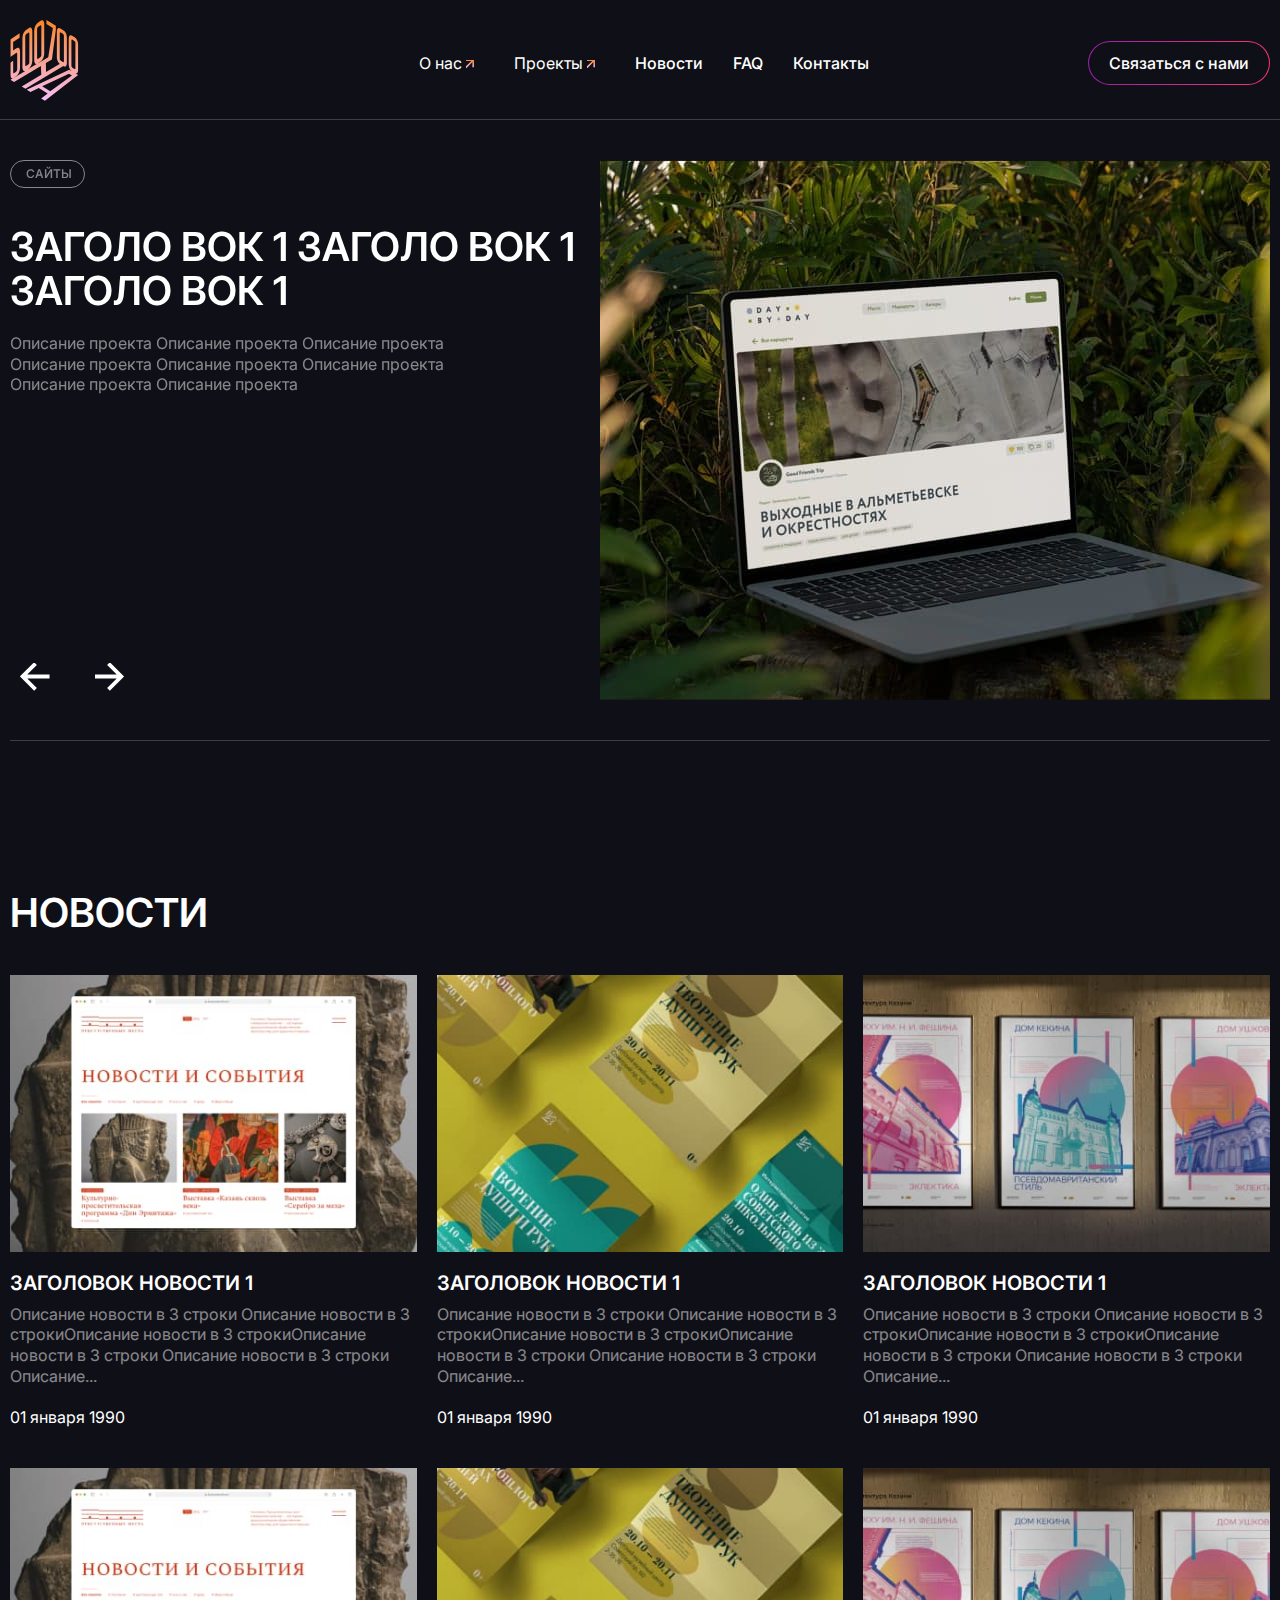
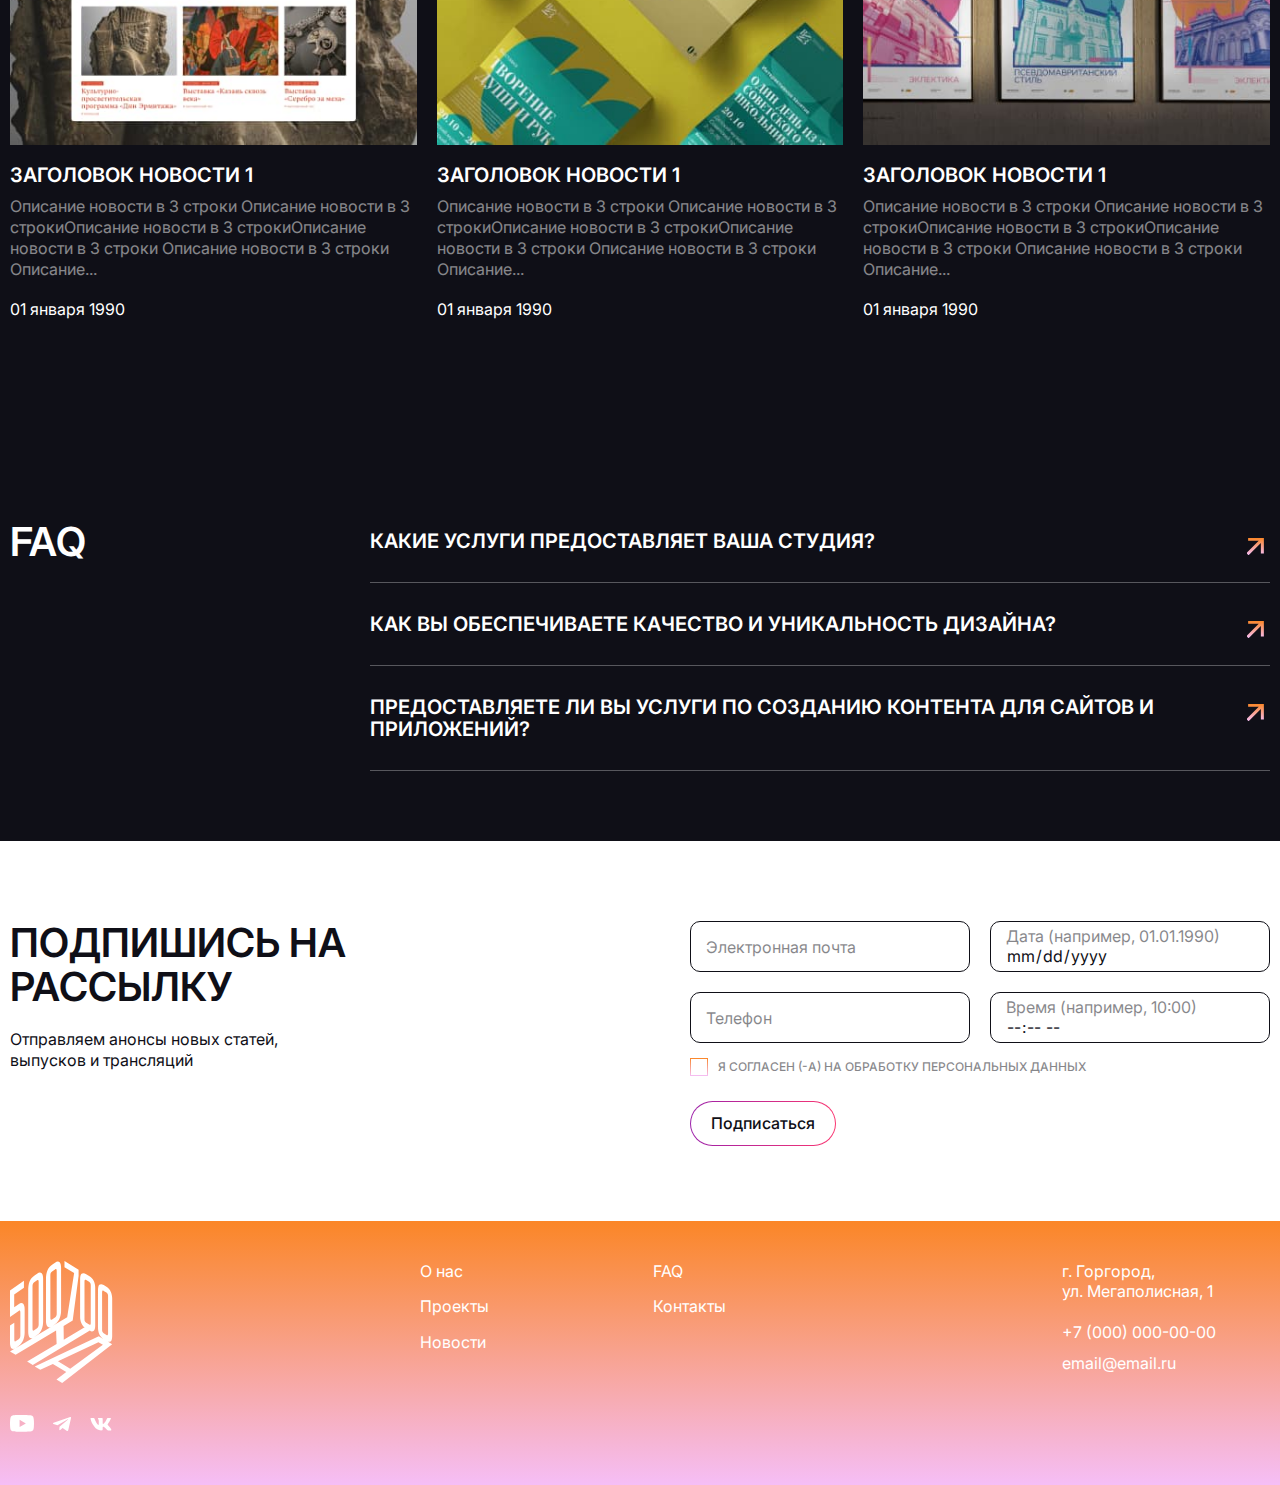
<file: index.html>
<!DOCTYPE html>
<html lang="ru">
  <head>
    <meta charset="UTF-8" />
    <meta http-equiv="X-UA-Compatible" content="IE=edge" />
    <meta name="viewport" content="width=device-width, initial-scale=1.0" />
    <title>500</title>
    <meta name="description" content="" />
    <meta name="keywords" content="" />
    <meta name="robots" content="" />
    <link rel="preconnect" href="https://fonts.googleapis.com" />
    <link rel="preconnect" href="https://fonts.gstatic.com" crossorigin />
    <link
      href="https://fonts.googleapis.com/css2?family=Inter:wght@100..900&display=swap"
      rel="stylesheet"
    />
    <link rel="stylesheet" href="./styles/styles.css" />
    <link
      rel="stylesheet"
      href="https://cdn.jsdelivr.net/npm/swiper@11/swiper-bundle.min.css"
    />
  </head>
  <body>
    <header class="wrapper">
      <div class="header">
        <a href="/">
          <svg
            width="70.000000"
            height="84.000000"
            viewBox="0 0 70 84"
            fill="none"
            xmlns="http://www.w3.org/2000/svg"
            xmlns:xlink="http://www.w3.org/1999/xlink"
          >
            <defs>
              <clipPath id="clip4_318">
                <rect
                  id="Logo"
                  width="70.000000"
                  height="84.000000"
                  fill="white"
                  fill-opacity="0"
                />
              </clipPath>
              <linearGradient
                id="paint_linear_4_317_0"
                x1="34.722832"
                y1="0.000000"
                x2="34.722832"
                y2="82.628281"
                gradientUnits="userSpaceOnUse"
              >
                <stop stop-color="#FB8627" />
                <stop offset="1.000000" stop-color="#F5BEF6" />
              </linearGradient>
            </defs>
            <rect
              id="Logo"
              width="70.000000"
              height="84.000000"
              fill="#FFFFFF"
              fill-opacity="0"
            />
            <g clip-path="url(#clip4_318)">
              <path
                id="Vector"
                d="M56.93 47.27C56.57 47.59 56.21 47.71 55.66 47.71C55.24 47.71 54.75 47.59 54.26 47.14L15.47 70.39L11.65 68.15L31.68 56.17L31.32 47.07L3.82 63.54L0 61.29L3.36 59.21C2.93 59.46 2.51 59.56 2.18 59.56C1.63 59.56 1.21 59.44 0.91 59.05C0.6 58.73 0.36 58.22 0.24 57.51C0.06 56.87 0 56.11 0 55.21L0 43.74L2.91 41.76L2.91 53.22C2.91 53.67 2.97 54.06 3.15 54.31C3.33 54.57 3.64 54.57 4.06 54.25L5.88 52.97C6.31 52.65 6.61 52.26 6.79 51.81C6.98 51.37 7.04 50.92 7.04 50.4L7.04 34.84C7.04 34.26 6.98 33.94 6.79 33.69C6.61 33.49 6.31 33.49 5.88 33.81L0 37.85L0 19.98L9.46 13.45L9.46 18.06L2.85 22.61L2.85 31.32L5.82 29.27C6.55 28.75 7.22 28.5 7.7 28.5C8.25 28.5 8.68 28.63 8.98 29.01C9.34 29.33 9.53 29.84 9.71 30.55C9.89 31.19 9.95 31.96 9.95 32.85L9.95 48.42C9.95 49.25 9.83 50.15 9.71 51.05C9.53 51.88 9.28 52.77 8.98 53.54C8.62 54.38 8.19 55.08 7.7 55.79C7.16 56.49 6.55 57.07 5.82 57.58L4 58.86C3.94 58.92 3.82 58.99 3.76 59.05L15.78 51.94C15.29 52.2 14.93 52.33 14.56 52.33C14.02 52.33 13.59 52.2 13.29 51.81C12.99 51.43 12.74 50.92 12.62 50.28C12.44 49.57 12.38 48.87 12.38 47.97L12.38 19.02C12.38 18.12 12.5 17.29 12.62 16.39C12.74 15.5 12.99 14.66 13.29 13.89C13.65 13.13 14.02 12.42 14.56 11.72C15.11 11.01 15.72 10.44 16.45 9.92L18.39 8.58C19.12 8.07 19.78 7.81 20.27 7.81C20.82 7.81 21.24 7.94 21.54 8.32C21.91 8.71 22.15 9.22 22.27 9.86C22.46 10.56 22.52 11.33 22.52 12.17L22.52 41.05C22.52 41.95 22.39 42.78 22.27 43.68C22.09 44.58 21.85 45.41 21.54 46.18C21.18 46.95 20.82 47.65 20.27 48.35C19.72 49.06 19.12 49.64 18.39 50.15L16.45 51.49L27.82 44.64C27.41 44.87 27.01 44.96 26.71 44.96C26.16 44.96 25.73 44.83 25.43 44.45C25.07 44.06 24.88 43.55 24.7 42.91C24.52 42.21 24.46 41.5 24.46 40.6L24.46 11.59C24.46 10.69 24.52 9.86 24.7 8.96C24.88 8.07 25.13 7.23 25.43 6.46C25.73 5.7 26.16 4.99 26.71 4.29C27.19 3.58 27.86 3.01 28.59 2.49L30.59 1.15C31.32 0.64 31.92 0.38 32.47 0.38C33.02 0.38 33.44 0.51 33.75 0.89C34.11 1.28 34.29 1.79 34.47 2.43C34.66 3.13 34.72 3.9 34.72 4.73L34.72 33.69C34.72 34.58 34.66 35.42 34.47 36.31C34.29 37.21 34.05 38.04 33.75 38.81C33.44 39.58 33.02 40.28 32.47 40.99C31.99 41.69 31.32 42.27 30.59 42.78L28.59 44.13L28.53 44.19L38.85 38.04L43.58 8.19L37.02 4.16L37.02 0L46.62 5.95L46.62 10.12L42.61 40.35L36.42 44.06L36.54 53.35L50.44 45.02L51.11 45.41C50.68 45.09 50.26 44.7 49.89 44.32C49.35 43.68 48.92 43.04 48.62 42.33C48.25 41.69 48.07 40.92 47.89 40.16C47.71 39.39 47.65 38.62 47.65 37.85L47.65 12.1C47.65 11.33 47.71 10.63 47.89 10.05C48.07 9.47 48.31 9.03 48.62 8.71C48.92 8.39 49.35 8.26 49.89 8.26C50.38 8.32 51.05 8.51 51.78 8.96L53.78 10.12C54.51 10.5 55.11 11.08 55.66 11.65C56.21 12.23 56.63 12.87 56.93 13.57C57.3 14.28 57.48 14.98 57.66 15.75C57.85 16.52 57.91 17.29 57.91 18.06L57.91 43.87C57.91 44.64 57.85 45.34 57.66 45.92C57.48 46.5 57.24 46.95 56.93 47.27ZM27.43 38.62C27.43 39.13 27.49 39.45 27.68 39.71C27.86 39.96 28.16 39.9 28.59 39.58L30.59 38.23C31.01 37.98 31.32 37.59 31.5 37.15C31.68 36.7 31.74 36.18 31.74 35.74L31.74 6.72C31.74 6.21 31.68 5.89 31.5 5.63C31.32 5.38 31.01 5.44 30.59 5.7L28.59 7.04C28.16 7.36 27.86 7.75 27.68 8.19C27.49 8.64 27.43 9.15 27.43 9.6L27.43 38.62ZM50.86 40.8C51.05 41.25 51.35 41.57 51.78 41.82L53.78 43.04C54.14 43.29 54.45 43.29 54.63 43.1C54.81 42.85 54.87 42.59 54.87 42.14L54.87 16.39C54.87 15.94 54.81 15.56 54.63 15.11C54.45 14.66 54.2 14.34 53.78 14.09L51.78 12.93C51.35 12.68 51.05 12.68 50.86 12.87C50.68 13.06 50.62 13.38 50.62 13.83L50.62 39.58C50.62 39.96 50.68 40.41 50.86 40.8ZM15.29 45.92C15.29 46.43 15.35 46.75 15.54 47.01C15.72 47.27 16.02 47.2 16.45 46.88L18.39 45.54C18.75 45.28 19.06 44.9 19.24 44.45C19.42 44 19.48 43.49 19.48 43.04L19.48 14.09C19.48 13.57 19.42 13.25 19.24 13C19.06 12.74 18.81 12.81 18.39 13.06L16.45 14.41C16.02 14.73 15.72 15.11 15.54 15.56C15.35 16.01 15.29 16.52 15.29 16.97L15.29 45.92ZM67.32 54.76C67.01 54.76 66.71 54.7 66.41 54.57L69.44 56.36L35.45 82.62L31.56 80.32L38.24 75.19L29.13 69.75L20.58 73.72L16.81 71.48L60.33 51.05L63.37 52.84C62.82 52.45 62.34 52.01 61.91 51.49C61.43 50.92 61 50.28 60.7 49.57C60.4 48.87 60.15 48.16 60.03 47.39C59.85 46.63 59.79 45.86 59.79 45.09L59.79 19.53C59.79 18.76 59.91 18.06 60.03 17.48C60.15 16.91 60.4 16.46 60.7 16.14C61 15.82 61.43 15.69 61.91 15.69C62.4 15.69 63.01 15.88 63.67 16.33L65.56 17.48C66.22 17.93 66.83 18.44 67.32 19.02C67.8 19.6 68.23 20.24 68.53 20.94C68.83 21.64 69.08 22.35 69.2 23.12C69.38 23.89 69.44 24.66 69.44 25.42L69.44 50.92C69.44 51.69 69.32 52.39 69.2 52.97C69.08 53.54 68.83 53.99 68.53 54.31C68.23 54.63 67.8 54.76 67.32 54.76ZM63.67 49L65.56 50.15C65.92 50.34 66.16 50.4 66.41 50.08C66.59 49.83 66.65 49.51 66.65 49.12L66.65 23.57C66.65 23.18 66.59 22.8 66.41 22.35C66.22 21.97 65.92 21.64 65.56 21.39L63.67 20.24C63.25 19.98 63.01 19.98 62.82 20.17C62.64 20.43 62.58 20.75 62.58 21.13L62.58 46.75C62.58 47.14 62.64 47.59 62.82 47.97C63.01 48.42 63.25 48.74 63.67 49ZM32.59 67.96L40.91 72.95L63.13 56.81L60.09 55.02L32.59 67.96Z"
                fill="url(#paint_linear_4_317_0)"
                fill-opacity="1.000000"
                fill-rule="evenodd"
              />
            </g></svg
        ></a>
        <ul class="header__list displayMax">
          <li>
            <p class="paragraph list-drop">
              О нас <img src="./images/arrow.svg" alt="arrow" />
            </p>

            <ul class="block-dropdown">
              <div class="dropdown-wrap">
                <ul class="dropdown__list">
                  <li>
                    <a class="paragraph" href="#">О 500 на 700</a>
                  </li>
                  <li><a class="paragraph" href="#">Документы</a></li>
                  <li>
                    <a class="paragraph" href="#">Устойчивое развитие</a>
                  </li>
                  <li><a class="paragraph" href="#">Команда</a></li>
                  <li><a class="paragraph" href="#">Стратегия</a></li>
                </ul>
              </div>
            </ul>
          </li>
          <li>
            <p class="paragraph list-drop">
              Проекты <img src="./images/arrow.svg" alt="arrow" />
            </p>
            <ul class="block-dropdown">
              <div class="dropdown-wrap">
                <ul class="dropdown__list">
                  <li><a class="paragraph" href="#">Устойчивое развитие</a></li>
                  <li><a class="paragraph" href="#">Команда</a></li>
                  <li><a class="paragraph" href="#">Стратегия</a></li>
                </ul>
              </div>
            </ul>
          </li>
          <li>Новости</li>
          <li>FAQ</li>
          <li>Контакты</li>
        </ul>
        <button class="header__btn btn-brand displayMax contact-modal-open">
          Связаться с нами
        </button>

        <button class="header__btn-min displayMin">
          <div class="head-btn-container">
            <div class="bar1"></div>
            <div class="bar3"></div>
          </div>
        </button>

        <div class="header__modal headerModalOpen">
          <div class="faq__accordion">
            <details class="detail">
              <summary class="paragraph headerModal-style list-drop opac">
                <p>О нас</p>
                <img class="img-rotate" src="./images/arrow.svg" alt="arrow" />
              </summary>

              <ul class="dropdown__list">
                <li>
                  <a class="paragraph" href="#">500на 700</a>
                </li>
                <li><a class="paragraph" href="#">Документы</a></li>
                <li>
                  <a class="paragraph" href="#">Устойчивое развитие</a>
                </li>
                <li><a class="paragraph" href="#">Команда</a></li>
                <li><a class="paragraph" href="#">Стратегия</a></li>
              </ul>
            </details>
            <details>
              <summary class="paragraph headerModal-style list-drop opac">
                <p>Проекты</p>
                <img class="img-rotate1" src="./images/arrow.svg" alt="arrow" />
              </summary>
              <ul class="dropdown__list">
                <li><a class="paragraph" href="#">Команда</a></li>
                <li><a class="paragraph" href="#">Стратегия</a></li>
              </ul>
            </details>
            <ul class="paragraph listModal">
              <li>Новости</li>
              <li>FAQ</li>
              <li>Контакты</li>
            </ul>
          </div>
          <button class="header__btn btn-brand contact-modal-open">
            Связаться с нами
          </button>
        </div>
      </div>
    </header>

    <hr class="hr" />

    <div class="bg-dark modal" id="contactOpen">
      <div class="modal__сontact modal">
        <div>
          <h3 class="headline-h3">Связаться с нами</h3>

          <button id="contact-close-btn">
            <svg
              width="36.000000"
              height="36.000000"
              viewBox="0 0 36 36"
              fill="none"
              xmlns="http://www.w3.org/2000/svg"
              xmlns:xlink="http://www.w3.org/1999/xlink"
            >
              <defs />
              <path
                id="Vector"
                d="M17.5 19.79L26.7 28.99L29 26.69L19.79 17.5L29 8.3L26.7 6L17.5 15.2L8.29 6L6 8.29L15.2 17.5L6 26.7L8.29 29L17.5 19.79Z"
                fill="#0F0F17"
                fill-opacity="1.000000"
                fill-rule="evenodd"
              />
            </svg>
          </button>
        </div>
        <form class="form__modal">
          <input type="text" id="text" placeholder="Имя" required />
          <input type="tel" placeholder="Телефон" name="phone"
          data-phone-pattern 'data-phone-clear = "false" placeholder="+7 (999)
          999-99-99" pattern="\+7\-[0-9]{3}\-[0-9]{3}\-[0-9]{2}\-[0-9]{2}"
          required/>

          <div class="form__check">
            <div class="checkbox">
              <div class="checkbox-wrapper">
                <input
                  class="form-checkbox"
                  type="checkbox"
                  id="color-2"
                  name="color-2"
                  value="indigo0"
                />
              </div>
              <label for="color-2" class="span-font"
                ><a href="#" class="checkbox-label"
                  >Я согласен (-а) на обработку персональных данных</a
                ></label
              >
            </div>

            <button class="btn-subscribe btn-brand" type="submit">
              Отправить
            </button>
          </div>
        </form>
      </div>
    </div>

    <div class="wrapper-main">
      <section class="main">
        <div class="swiper bannerSlider">
          <div class="swiper-wrapper">
            <div class="swiper-slide">
              <div class="main__slider">
                <div class="slider__block">
                  <a href="#"><div>сайты</div></a>
                  <h3 class="headline">
                    Заголо вок 1 Заголо вок 1 Заголо вок 1
                  </h3>
                  <p class="paragraph">
                    Описание проекта Описание проекта Описание проекта Описание
                    проекта Описание проекта Описание проекта Описание проекта
                    Описание проекта
                  </p>
                </div>
                <img src="./images/main.jpg" alt="слайд1" />
              </div>
            </div>
            <div class="swiper-slide">
              <div class="main__slider">
                <div class="slider__block">
                  <a href="#"><div>сайты</div></a>
                  <h3 class="headline">
                    Заголо вок 1 Заголо вок 1 Заголо вок 1
                  </h3>
                  <p class="paragraph">
                    Описание проекта Описание проекта Описание проекта Описание
                    проекта Описание проекта Описание проекта Описание проекта
                    Описание проекта
                  </p>
                </div>
                <img src="./images/main.jpg" alt="слайд2" />
              </div>
            </div>
            <div class="swiper-slide">
              <div class="main__slider">
                <div class="slider__block">
                  <a href="#"><div>сайты</div></a>
                  <h3 class="headline">
                    Заголо вок 1 Заголо вок 1 Заголо вок 1
                  </h3>
                  <p class="paragraph">
                    Описание проекта Описание проекта Описание проекта Описание
                    проекта Описание проекта Описание проекта Описание проекта
                    Описание проекта
                  </p>
                </div>
                <img src="./images/main.jpg" alt="слайд3" />
              </div>
            </div>
          </div>

          <div class="slider__btnBlock bannerBtns">
            <button class="bannerSlider-button-prev">
              <svg
                width="30.000000"
                height="28.000000"
                viewBox="0 0 30 28"
                fill="none"
                xmlns="http://www.w3.org/2000/svg"
                xmlns:xlink="http://www.w3.org/1999/xlink"
              >
                <defs />
                <path
                  id="Vector (Stroke)"
                  d="M-0.09 13.46L14.15 27.7L16.87 24.99L7.26 15.38L29.53 15.38L29.53 11.54L7.26 11.54L16.87 1.93L14.15 -0.79L-0.09 13.46Z"
                  fill="#FFFFFF"
                  fill-opacity="1.000000"
                  fill-rule="evenodd"
                />
              </svg>
            </button>
            <button class="bannerSlider-button-next">
              <svg
                width="30.000000"
                height="28.000000"
                viewBox="0 0 30 28"
                fill="none"
                xmlns="http://www.w3.org/2000/svg"
                xmlns:xlink="http://www.w3.org/1999/xlink"
              >
                <defs />
                <path
                  id="Vector (Stroke)"
                  d="M29.08 13.46L14.84 27.7L12.12 24.99L21.73 15.38L-0.54 15.38L-0.54 11.54L21.73 11.54L12.12 1.93L14.84 -0.79L29.08 13.46Z"
                  fill="#FFFFFF"
                  fill-opacity="1.000000"
                  fill-rule="evenodd"
                />
              </svg>
            </button>
          </div>
        </div>
        <hr class="hr main-hr" />
      </section>
    </div>

    <div class="wrapper-main">
      <section class="news">
        <h2 class="headline">новости</h2>

        <div class="news__main">
          <div class="card__block">
            <img src="./images/news1.jpg" alt="новости" />
            <h4 class="headline-h3">Заголовок новости 1</h4>
            <p class="paragraph">
              Описание новости в 3 строки Описание новости в 3 строкиОписание
              новости в 3 строкиОписание новости в 3 строки Описание новости в 3
              строки Описание...
            </p>

            <span class="paragraph">01 января 1990</span>
          </div>

          <div class="card__block">
            <img src="./images/news2.jpg" alt="новости" />
            <h4 class="headline-h3">Заголовок новости 1</h4>
            <p class="paragraph">
              Описание новости в 3 строки Описание новости в 3 строкиОписание
              новости в 3 строкиОписание новости в 3 строки Описание новости в 3
              строки Описание...
            </p>

            <span class="paragraph">01 января 1990</span>
          </div>

          <div class="card__block">
            <img src="./images/news3.jpg" alt="новости" />
            <h4 class="headline-h3">Заголовок новости 1</h4>
            <p class="paragraph">
              Описание новости в 3 строки Описание новости в 3 строкиОписание
              новости в 3 строкиОписание новости в 3 строки Описание новости в 3
              строки Описание...
            </p>

            <span class="paragraph">01 января 1990</span>
          </div>

          <div class="card__block">
            <img src="./images/news1.jpg" alt="новости" />
            <h4 class="headline-h3">Заголовок новости 1</h4>
            <p class="paragraph">
              Описание новости в 3 строки Описание новости в 3 строкиОписание
              новости в 3 строкиОписание новости в 3 строки Описание новости в 3
              строки Описание...
            </p>

            <span class="paragraph">01 января 1990</span>
          </div>

          <div class="card__block">
            <img src="./images/news2.jpg" alt="новости" />
            <h4 class="headline-h3">Заголовок новости 1</h4>
            <p class="paragraph">
              Описание новости в 3 строки Описание новости в 3 строкиОписание
              новости в 3 строкиОписание новости в 3 строки Описание новости в 3
              строки Описание...
            </p>

            <span class="paragraph">01 января 1990</span>
          </div>

          <div class="card__block">
            <img src="./images/news3.jpg" alt="новости" />
            <h4 class="headline-h3">Заголовок новости 1</h4>
            <p class="paragraph">
              Описание новости в 3 строки Описание новости в 3 строкиОписание
              новости в 3 строкиОписание новости в 3 строки Описание новости в 3
              строки Описание...
            </p>

            <span class="paragraph">01 января 1990</span>
          </div>
        </div>

        <div class="news__slider">
          <div class="swiper newsSlider">
            <div class="swiper-wrapper">
              <div class="swiper-slide">
                <div class="card__block">
                  <img src="./images/news1.jpg" alt="новости" />
                  <div class="block-content">
                    <h4 class="headline-h3">Заголовок новости 1</h4>
                    <p class="paragraph overflow-style">
                      Описание новости в 3 строки Описание новости в 3
                      строкиОписание новости в 3 строкиОписание новости в 3
                      строки Описание новости в 3 строки строкиОписание новости
                      в 3 строкиОписание новости в 3 строки Описание новости в 3
                      строки
                    </p>

                    <span class="paragraph">01 января 1990</span>
                  </div>
                </div>
              </div>
              <div class="swiper-slide">
                <div class="card__block">
                  <img src="./images/news2.jpg" alt="новости" />
                  <div class="block-content">
                    <h4 class="headline-h3">Заголовок новости 1</h4>
                    <p class="paragraph">
                      Описание новости в 3 строки Описание новости в 3
                      строкиОписание новости в 3 строкиОписание новости в 3
                      строки Описание новости в 3 строки
                    </p>

                    <span class="paragraph">01 января 1990</span>
                  </div>
                </div>
              </div>
              <div class="swiper-slide">
                <div class="card__block">
                  <img src="./images/news3.jpg" alt="новости" />
                  <div class="block-content">
                    <h4 class="headline-h3">Заголовок новости 1</h4>
                    <p class="paragraph">
                      Описание новости в 3 строки Описание новости в 3
                      строкиОписание новости в 3 строкиОписание новости в 3
                      строки Описание новости в 3 строки
                    </p>

                    <span class="paragraph">01 января 1990</span>
                  </div>
                </div>
              </div>
              <div class="swiper-slide">
                <div class="card__block">
                  <img src="./images/news1.jpg" alt="новости" />
                  <div class="block-content">
                    <h4 class="headline-h3">Заголовок новости 1</h4>
                    <p class="paragraph">
                      Описание новости в 3 строки Описание новости в 3
                      строкиОписание новости в 3 строкиОписание новости в 3
                      строки Описание новости в 3 строки
                    </p>
                    <span class="paragraph">01 января 1990</span>
                  </div>
                </div>
              </div>
              <div class="swiper-slide">
                <div class="card__block">
                  <img src="./images/news2.jpg" alt="новости" />
                  <div class="block-content">
                    <h4 class="headline-h3">Заголовок новости 1</h4>
                    <p class="paragraph">
                      Описание новости в 3 строки Описание новости в 3
                      строкиОписание новости в 3 строкиОписание новости в 3
                      строки Описание новости в 3 строки
                    </p>

                    <span class="paragraph">01 января 1990</span>
                  </div>
                </div>
              </div>
              <div class="swiper-slide">
                <div class="card__block">
                  <img src="./images/news3.jpg" alt="новости" />
                  <div class="block-content">
                    <h4 class="headline-h3">Заголовок новости 1</h4>
                    <p class="paragraph">
                      Описание новости в 3 строки Описание новости в 3
                      строкиОписание новости в 3 строкиОписание новости в 3
                      строки Описание новости в 3 строки
                    </p>

                    <span class="paragraph">01 января 1990</span>
                  </div>
                </div>
              </div>
            </div>

            <div class="slider__btnBlock bannerBtns">
              <button class="newsSlider-button-next">
                <svg
                  width="30.000000"
                  height="28.000000"
                  viewBox="0 0 30 28"
                  fill="none"
                  xmlns="http://www.w3.org/2000/svg"
                  xmlns:xlink="http://www.w3.org/1999/xlink"
                >
                  <defs />
                  <path
                    id="Vector (Stroke)"
                    d="M-0.09 13.46L14.15 27.7L16.87 24.99L7.26 15.38L29.53 15.38L29.53 11.54L7.26 11.54L16.87 1.93L14.15 -0.79L-0.09 13.46Z"
                    fill="#FFFFFF"
                    fill-opacity="1.000000"
                    fill-rule="evenodd"
                  />
                </svg>
              </button>
              <button class="newsSlider-button-prev">
                <svg
                  width="30.000000"
                  height="28.000000"
                  viewBox="0 0 30 28"
                  fill="none"
                  xmlns="http://www.w3.org/2000/svg"
                  xmlns:xlink="http://www.w3.org/1999/xlink"
                >
                  <defs />
                  <path
                    id="Vector (Stroke)"
                    d="M29.08 13.46L14.84 27.7L12.12 24.99L21.73 15.38L-0.54 15.38L-0.54 11.54L21.73 11.54L12.12 1.93L14.84 -0.79L29.08 13.46Z"
                    fill="#FFFFFF"
                    fill-opacity="1.000000"
                    fill-rule="evenodd"
                  />
                </svg>
              </button>
            </div>
          </div>
        </div>
      </section>
    </div>
    <div class="wrapper">
      <section class="faq">
        <h2 class="faq__headline headline">FAQ</h2>

        <div class="faq__accordion">
          <details class="details-bottom">
            <summary class="headline-h3">
              Какие услуги предоставляет ваша студия?
            </summary>
            <p class="paragraph summary-p">
              Мы придерживаемся высоких стандартов качества и стремимся
              создавать уникальный дизайн, отвечающий потребностям и ожиданиям
              наших клиентов. Наши дизайнеры постоянно совершенствуют свои
              навыки и следят за новыми трендами в дизайне.
            </p>
          </details>
          <details class="details-bottom">
            <summary class="headline-h3">
              Как вы обеспечиваете качество и уникальность дизайна?
            </summary>
            <p class="paragraph summary-p">
              Мы придерживаемся высоких стандартов качества и стремимся
              создавать уникальный дизайн, отвечающий потребностям и ожиданиям
              наших клиентов. Наши дизайнеры постоянно совершенствуют свои
              навыки и следят за новыми трендами в дизайне.
            </p>
          </details>

          <details class="details-bottom">
            <summary class="headline-h3">
              Предоставляете ли вы услуги по созданию контента для сайтов и
              приложений?
            </summary>
            <p class="paragraph summary-p">
              Мы придерживаемся высоких стандартов качества и стремимся
              создавать уникальный дизайн, отвечающий потребностям и ожиданиям
              наших клиентов. Наши дизайнеры постоянно совершенствуют свои
              навыки и следят за новыми трендами в дизайне.
            </p>
          </details>
        </div>
      </section>
    </div>

    <div class="wrapper-white">
      <section class="subscribe">
        <div class="subscribe__headline">
          <h2 class="headline">Подпишись на рассылку</h2>
          <p class="paragraph">
            Отправляем анонсы новых статей, выпусков и трансляций
          </p>
        </div>

        <form class="subscribe__form">
          <div class="form__wrap">
            <input
              type="email"
              id="email"
              placeholder="Электронная почта"
              pattern="[a-z0-9._%+-]+@[a-z0-9.-]+\.[a-z]{2,4}$"
              required
            />
            <input
              name="date"
              type="date"
              data-placeholder="Дата (например, 01.01.1990)"
              required
            />
            <input type="tel" placeholder="Телефон" name="phone"
            data-phone-pattern 'data-phone-clear = "false" placeholder="+7 (999)
            999-99-99" pattern="\+7\-[0-9]{3}\-[0-9]{3}\-[0-9]{2}\-[0-9]{2}"
            required/>
            <input
              type="time"
              id="time"
              name="time"
              min="00:00"
              max="23:59"
              data-placeholder="Время (например, 10:00)"
              required
            />
          </div>
          <div class="form__check">
            <div class="checkbox">
              <div class="checkbox-wrapper">
                <input
                  class="form-checkbox"
                  type="checkbox"
                  id="color-2"
                  name="color-2"
                  value="indigo0"
                />
              </div>
              <label for="color-2" class="span-font"
                ><a href="#" class="checkbox-label"
                  >Я согласен (-а) на обработку персональных данных</a
                ></label
              >
            </div>

            <button class="btn-subscribe btn-brand" type="submit">
              Подписаться
            </button>
          </div>
        </form>
      </section>
    </div>

    <footer class="footer">
      <div class="wrapper-footer footer__block">
        <div class="footer__left">
          <a href="#"
            ><svg
              class="footer__logo"
              width="103"
              height="122"
              viewBox="0 0 103 122"
              fill="none"
              xmlns="http://www.w3.org/2000/svg"
            >
              <path
                d="M97.7183 80.5603C98.1649 80.7493 98.6117 80.8438 99.0583 80.8438C99.7727 80.8438 100.398 80.6548 100.845 80.1821C101.291 79.7092 101.648 79.0473 101.827 78.1964C102.006 77.3452 102.184 76.3051 102.184 75.1705V37.538C102.184 36.4034 102.095 35.2686 101.827 34.134C101.648 32.9994 101.291 31.9593 100.845 30.9192C100.398 29.8793 99.7727 28.9337 99.0583 28.0825C98.3437 27.2316 97.4505 26.4752 96.4678 25.8133L93.6991 24.1113C92.7164 23.4494 91.8233 23.1658 91.1087 23.1658C90.3943 23.1658 89.7689 23.3549 89.3223 23.8276C88.8758 24.3004 88.5182 24.9624 88.3397 25.8133C88.1611 26.6642 87.9824 27.7043 87.9824 28.8389V66.5662C87.9824 67.7008 88.0719 68.8354 88.3397 69.97C88.5182 71.1048 88.8758 72.1447 89.3223 73.1851C89.7689 74.2252 90.3943 75.1705 91.1087 76.0217C91.734 76.7781 92.4484 77.44 93.2525 78.0074L88.7865 75.3598L24.7435 105.523L30.2815 108.832L42.8757 102.97L56.2738 111.007L46.4486 118.571L52.1651 121.975L102.184 83.2077L97.7183 80.5603ZM60.2037 107.697L47.9669 100.322L88.4289 81.222L92.8952 83.8696L60.2037 107.697ZM96.4678 74.0359L93.6991 72.3339C93.0737 71.9557 92.7164 71.483 92.4484 70.8211C92.1806 70.2537 92.0913 69.5918 92.0913 69.0246V31.2029C92.0913 30.6357 92.1806 30.1628 92.4484 29.7846C92.7164 29.5011 93.0737 29.5011 93.6991 29.8793L96.4678 31.5811C97.0037 31.9593 97.4505 32.4322 97.7183 32.9994C97.9863 33.6613 98.0756 34.2287 98.0756 34.7959V72.5229C98.0756 73.0906 97.9863 73.5633 97.7183 73.9415C97.3612 74.4141 97.0037 74.3197 96.4678 74.0359Z"
                fill="white"
              />
              <path
                d="M81.9068 70.4429C82.711 70.4429 83.2468 70.2539 83.7826 69.781C84.2292 69.3083 84.5865 68.6464 84.8543 67.7953C85.1224 66.9444 85.2116 65.9043 85.2116 64.7697V26.6645C85.2116 25.5299 85.1224 24.3949 84.8543 23.2603C84.5865 22.1257 84.3185 21.0856 83.7826 20.0455C83.3361 19.0054 82.711 18.0599 81.9068 17.2089C81.1032 16.3579 80.2098 15.5069 79.1378 14.9396L76.1903 13.2376C75.1184 12.5757 74.1362 12.2921 73.4213 12.1975C72.6175 12.1975 71.9923 12.3866 71.5458 12.8594C71.0989 13.3322 70.7419 13.994 70.4738 14.845C70.206 15.696 70.1168 16.7361 70.1168 17.8708V55.8816C70.1168 57.0162 70.206 58.1508 70.4738 59.2854C70.7419 60.4202 71.0097 61.5548 71.5458 62.5005C71.9923 63.5406 72.6175 64.486 73.4213 65.4316C73.9572 65.9987 74.5825 66.5662 75.2079 67.0389L74.2255 66.4717L53.7709 78.7638L53.5924 65.0534L62.703 59.5691L68.5982 14.9396V8.79353L54.4855 0V6.14601L64.1322 12.1029L57.1652 56.1653L41.9806 65.2424L42.0701 65.1479L45.0176 63.1624C46.0896 62.406 47.0717 61.5548 47.7866 60.5147C48.5902 59.4746 49.2156 58.4345 49.6622 57.2999C50.109 56.1653 50.4661 54.936 50.7341 53.6121C51.0019 52.2886 51.0912 51.0592 51.0912 49.7357V6.99702C51.0912 5.76781 51.0019 4.63316 50.7341 3.59307C50.4661 2.64752 50.1983 1.89108 49.6622 1.32376C49.2156 0.756432 48.5902 0.567325 47.7866 0.567325C46.9825 0.567325 46.0896 0.945542 45.0176 1.70198L42.0701 3.68761C40.9982 4.44406 40.0155 5.29502 39.3011 6.33514C38.497 7.37522 37.8719 8.41533 37.4253 9.54998C36.9787 10.6846 36.6214 11.9138 36.3536 13.2376C36.0856 14.5614 35.9963 15.7906 35.9963 17.1143V59.9473C35.9963 61.2711 36.0856 62.3112 36.3536 63.3514C36.6214 64.297 36.8895 65.0534 37.4253 65.6206C37.8719 66.188 38.497 66.377 39.3011 66.377C39.837 66.377 40.5516 66.188 41.266 65.7153L24.2058 76.0214L27.064 74.0362C28.1359 73.2795 29.0293 72.4286 29.833 71.3885C30.6371 70.3484 31.1729 69.3083 31.7088 68.1735C32.1554 67.0389 32.5127 65.8098 32.7805 64.486C32.9593 63.1624 33.1378 61.933 33.1378 60.6095V17.9653C33.1378 16.7361 33.0485 15.6015 32.7805 14.5614C32.602 13.6158 32.2446 12.8594 31.7088 12.2921C31.2622 11.7247 30.6371 11.5356 29.833 11.5356C29.1186 11.5356 28.1359 11.9138 27.064 12.6703L24.2058 14.6559C23.1339 15.4123 22.2408 16.2633 21.4369 17.3034C20.6331 18.3435 20.0971 19.3836 19.5612 20.5183C19.1146 21.6529 18.7573 22.8821 18.5787 24.2058C18.4 25.5299 18.2214 26.7587 18.2214 28.0828V70.8211C18.2214 72.1449 18.3107 73.1851 18.5787 74.2252C18.7573 75.1708 19.1146 75.9272 19.5612 76.4944C20.0078 77.0618 20.6331 77.2508 21.4369 77.2508C21.9729 77.2508 22.5088 77.0618 23.2232 76.6836L5.53787 87.1789C5.62718 87.0845 5.80584 86.99 5.89516 86.8952L8.57477 85.0042C9.64661 84.2478 10.5398 83.3969 11.3437 82.3566C12.0583 81.3167 12.6835 80.2766 13.2194 79.0473C13.666 77.9127 14.0233 76.5891 14.2913 75.3598C14.4699 74.0362 14.6486 72.7121 14.6486 71.483V48.5063C14.6486 47.1827 14.5592 46.0479 14.2913 45.1023C14.0233 44.0624 13.7554 43.3058 13.2194 42.8331C12.7728 42.2659 12.1476 42.0767 11.3437 42.0767C10.6291 42.0767 9.64661 42.4549 8.57477 43.2113L4.19806 46.2371V33.3778L13.934 26.6645V19.8564L0 29.5008V55.8816L8.66409 49.9246C9.28932 49.4519 9.73593 49.4519 10.0039 49.7357C10.2719 50.1139 10.3612 50.5865 10.3612 51.4374V74.4144C10.3612 75.1708 10.2719 75.8325 10.0039 76.4944C9.73593 77.1563 9.28932 77.7237 8.66409 78.1964L5.98447 80.0874C5.35924 80.5601 4.91263 80.5601 4.64466 80.1819C4.37672 79.8037 4.28737 79.2365 4.28737 78.5746V61.6493L0 64.5804V81.5059C0 82.8295 0.0893204 83.9641 0.357282 84.9097C0.535924 85.9499 0.893204 86.7063 1.33981 87.1789C1.78641 87.7464 2.41165 87.9353 3.21554 87.9353C3.75148 87.9353 4.46603 87.7464 5.18061 87.2734L0 90.4885L5.62718 93.7978L46.0896 69.4975L46.6254 82.924L17.1495 100.606L22.7767 103.915L79.8527 69.592C80.5671 70.2539 81.2817 70.4429 81.9068 70.4429ZM22.866 69.4028C22.5981 69.0246 22.5088 68.5517 22.5088 67.7953V25.0569C22.5088 24.3949 22.5981 23.6385 22.866 22.9766C23.1339 22.3148 23.5807 21.7475 24.2058 21.2747L27.064 19.2891C27.6893 18.9108 28.0467 18.8163 28.3147 19.1945C28.5825 19.5727 28.6718 20.0455 28.6718 20.802V63.5406C28.6718 64.2022 28.5825 64.9589 28.3147 65.6206C28.0467 66.2825 27.6001 66.8499 27.064 67.2281L24.2058 69.2138C23.5807 69.6865 23.1339 69.781 22.866 69.4028ZM40.7301 58.6237C40.4623 58.2455 40.3731 57.7726 40.3731 57.0162V14.1831C40.3731 13.5213 40.4623 12.7648 40.7301 12.1029C40.9982 11.4411 41.4447 10.8738 42.0701 10.401L45.0176 8.41533C45.6427 8.03711 46.0896 7.94255 46.3574 8.32077C46.6254 8.699 46.7147 9.17176 46.7147 9.92821V52.7613C46.7147 53.4232 46.6254 54.1796 46.3574 54.8415C46.0896 55.5034 45.6427 56.0708 45.0176 56.449L42.0701 58.4345C41.4447 58.9072 40.9982 59.0019 40.7301 58.6237ZM76.1903 61.7441C75.5652 61.3659 75.1184 60.8929 74.8506 60.2313C74.5825 59.6636 74.4933 59.0019 74.4933 58.4345V20.4237C74.4933 19.7618 74.5825 19.2891 74.8506 19.0054C75.1184 18.7217 75.5652 18.7217 76.1903 19.0999L79.1378 20.802C79.7632 21.1802 80.1205 21.6529 80.3886 22.3148C80.6564 22.9766 80.7456 23.5441 80.7456 24.2058V62.2165C80.7456 62.8787 80.6564 63.2569 80.3886 63.6351C80.1205 63.9188 79.6739 63.9188 79.1378 63.5406L76.1903 61.7441Z"
                fill="white"
              />
            </svg>
          </a>

          <ul class="footer__social">
            <li>
              <a href="https://www.youtube.com"
                ><svg
                  width="24"
                  height="24"
                  viewBox="0 0 24 24"
                  fill="none"
                  xmlns="http://www.w3.org/2000/svg"
                >
                  <g clip-path="url(#clip0_6001_332)">
                    <path
                      d="M12.0765 2.99847H12.21C13.443 3.00297 19.6905 3.04797 21.375 3.50097C21.8842 3.63923 22.3483 3.90871 22.7207 4.28249C23.0932 4.65627 23.361 5.12125 23.4975 5.63097C23.649 6.20097 23.7555 6.95547 23.8275 7.73397L23.8425 7.88997L23.8755 8.27997L23.8875 8.43597C23.985 9.80697 23.997 11.091 23.9985 11.3715V11.484C23.997 11.775 23.9835 13.146 23.8755 14.574L23.8635 14.7315L23.85 14.8875C23.775 15.7455 23.664 16.5975 23.4975 17.2245C23.3615 17.7344 23.0938 18.1996 22.7212 18.5735C22.3487 18.9473 21.8844 19.2166 21.375 19.3545C19.635 19.8225 13.0215 19.8555 12.105 19.857H11.892C11.4285 19.857 9.5115 19.848 7.5015 19.779L7.2465 19.77L7.116 19.764L6.8595 19.7535L6.603 19.743C4.938 19.6695 3.3525 19.551 2.622 19.353C2.11273 19.2153 1.6486 18.9462 1.27609 18.5726C0.903575 18.199 0.63577 17.7341 0.4995 17.2245C0.333 16.599 0.222 15.7455 0.147 14.8875L0.135 14.73L0.123 14.574C0.0489714 13.5576 0.0079498 12.539 0 11.52L0 11.3355C0.003 11.013 0.015 9.89847 0.096 8.66847L0.1065 8.51397L0.111 8.43597L0.123 8.27997L0.156 7.88997L0.171 7.73397C0.243 6.95547 0.3495 6.19947 0.501 5.63097C0.63704 5.12105 0.904743 4.65584 1.27727 4.282C1.6498 3.90815 2.11405 3.63881 2.6235 3.50097C3.354 3.30597 4.9395 3.18597 6.6045 3.11097L6.8595 3.10047L7.1175 3.09147L7.2465 3.08697L7.503 3.07647C8.93056 3.03054 10.3587 3.00503 11.787 2.99997H12.0765V2.99847ZM9.6 7.81347V15.0405L15.8355 11.4285L9.6 7.81347Z"
                      fill="white"
                    />
                  </g>
                  <defs>
                    <clipPath id="clip0_6001_332">
                      <rect width="24" height="24" fill="white" />
                    </clipPath>
                  </defs>
                </svg>
              </a>
            </li>
            <li>
              <a href="https://www.youtube.com"
                ><svg
                  width="24"
                  height="24"
                  viewBox="0 0 24 24"
                  fill="none"
                  xmlns="http://www.w3.org/2000/svg"
                >
                  <path
                    d="M19.5387 5.15912L3.59158 10.8711C2.94984 11.1371 2.73279 11.6697 3.43647 11.9588L7.52761 13.1664L17.4194 7.48816C17.9596 7.13169 18.5125 7.22674 18.0367 7.61889L9.54093 14.7638L9.27406 17.7875C9.52125 18.2543 9.97385 18.2565 10.2625 18.0245L12.613 15.9587L16.6386 18.7586C17.5736 19.2727 18.0823 18.9409 18.2835 17.9986L20.9239 6.3857C21.198 5.22578 20.7305 4.71471 19.5387 5.15912Z"
                    fill="white"
                  />
                </svg>
              </a>
            </li>
            <li>
              <a href="https://www.vk.com"
                ><svg
                  width="24"
                  height="24"
                  viewBox="0 0 24 24"
                  fill="none"
                  xmlns="http://www.w3.org/2000/svg"
                >
                  <path
                    d="M21.504 18.381H19.222C18.359 18.381 18.099 17.682 16.552 16.134C15.2 14.831 14.629 14.669 14.287 14.669C13.814 14.669 13.685 14.799 13.685 15.45V17.502C13.685 18.057 13.505 18.382 12.055 18.382C10.6483 18.2875 9.28416 17.8602 8.07497 17.1352C6.86578 16.4102 5.84612 15.4083 5.1 14.212C3.32839 12.0071 2.09571 9.41911 1.5 6.65403C1.5 6.31203 1.63 6.00203 2.282 6.00203H4.562C5.148 6.00203 5.359 6.26303 5.589 6.86603C6.696 10.124 8.585 12.958 9.352 12.958C9.646 12.958 9.774 12.828 9.774 12.095V8.73903C9.677 7.20803 8.864 7.07903 8.864 6.52503C8.87428 6.37887 8.94114 6.24248 9.05037 6.14482C9.15961 6.04717 9.30261 5.99594 9.449 6.00203H13.033C13.523 6.00203 13.685 6.24603 13.685 6.83203V11.362C13.685 11.851 13.895 12.013 14.043 12.013C14.337 12.013 14.563 11.851 15.102 11.313C16.2574 9.90401 17.2013 8.3342 17.904 6.65303C17.9759 6.45118 18.1119 6.2784 18.2912 6.16105C18.4705 6.04369 18.6832 5.98819 18.897 6.00303H21.178C21.862 6.00303 22.007 6.34503 21.862 6.83303C21.0324 8.69144 20.0058 10.4555 18.8 12.095C18.554 12.47 18.456 12.665 18.8 13.105C19.026 13.447 19.826 14.115 20.363 14.75C21.145 15.53 21.794 16.432 22.285 17.42C22.481 18.056 22.155 18.381 21.504 18.381Z"
                    fill="white"
                  />
                </svg>
              </a>
            </li>
          </ul>
        </div>
        <nav class="footer__middle">
          <ul class="nav__left paragraph">
            <li>О нас</li>
            <li>Проекты</li>
            <li>Новости</li>
          </ul>
          <ul class="nav__right paragraph">
            <li>FAQ</li>
            <li>Контакты</li>
          </ul>
        </nav>
        <ul class="footer__right">
          <li>
            <a class="paragraph" href="#"
              >г. Горгород, <br />
              ул. Мегаполисная, 1</a
            >
          </li>
          <li>
            <a class="paragraph" href="tel:+70000000000">+7 (000) 000-00-00</a>
          </li>
          <li>
            <a class="paragraph" href="mailto:email@email.ru">email@email.ru</a>
          </li>
        </ul>
      </div>
    </footer>
  </body>
  <script src="https://cdn.jsdelivr.net/npm/swiper@11/swiper-bundle.min.js"></script>
  <script src="./js/modal.js"></script>
  <script src="./js/slider.js"></script>
  <script src="./js/faq.js"></script>
  <script src="./js/tel-mask.js"></script>
</html>
</file>
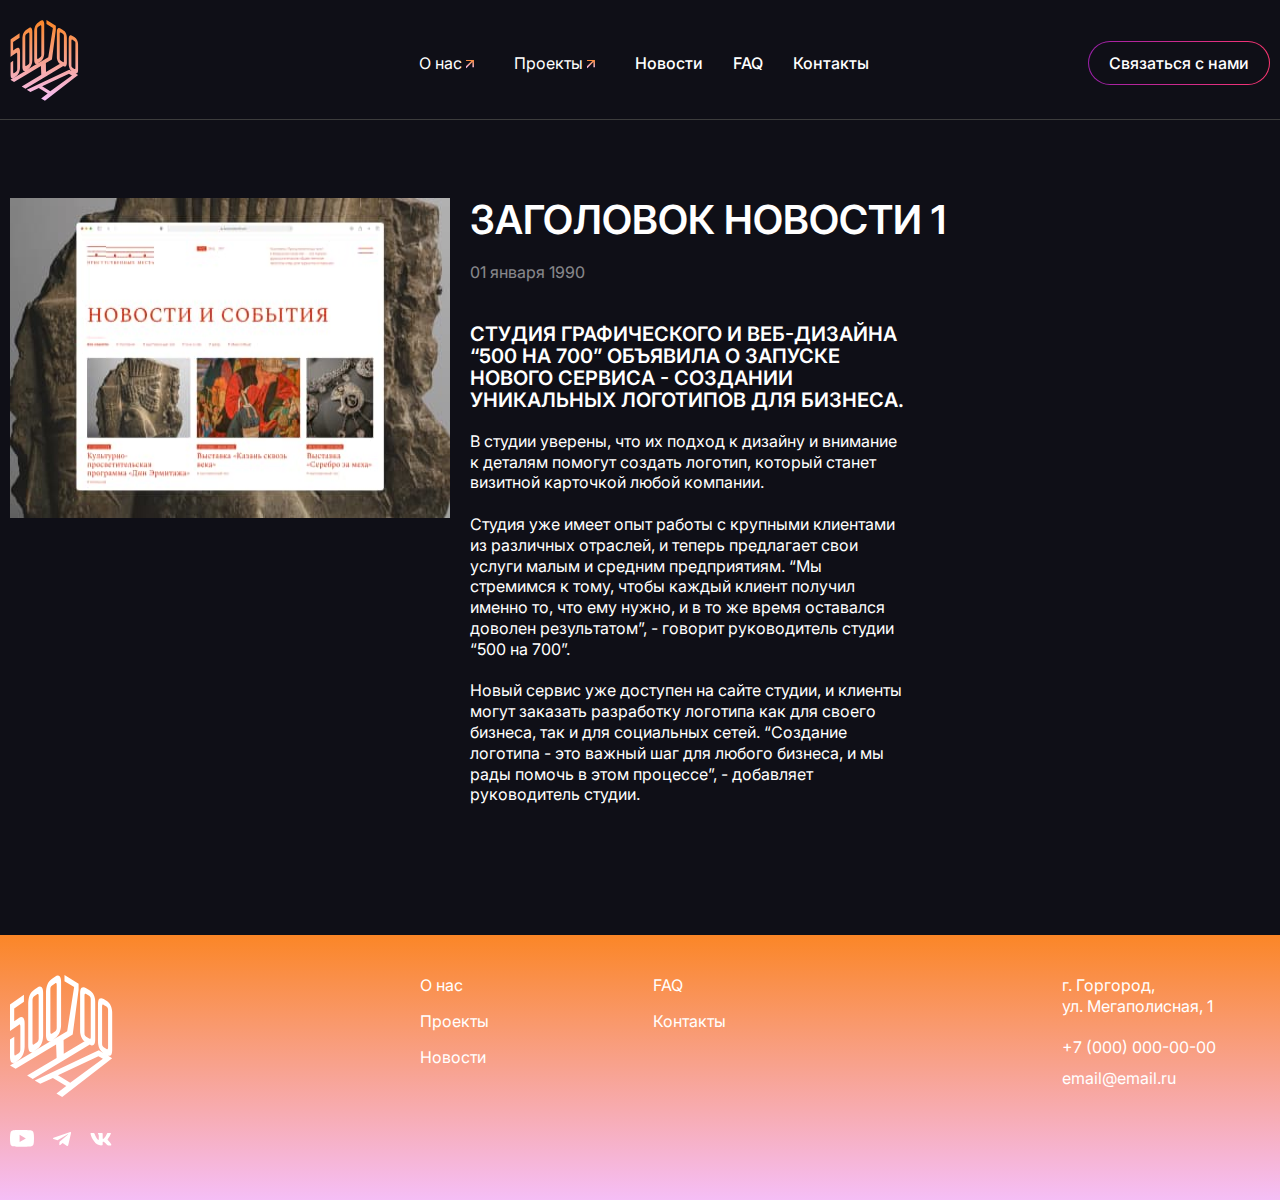
<file: news.html>
<!DOCTYPE html>
<html lang="ru">
  <head>
    <meta charset="UTF-8" />
    <meta http-equiv="X-UA-Compatible" content="IE=edge" />
    <meta name="viewport" content="width=device-width, initial-scale=1.0" />
    <title>500</title>
    <meta name="description" content="" />
    <meta name="keywords" content="" />
    <meta name="robots" content="" />
    <link rel="preconnect" href="https://fonts.googleapis.com" />
    <link rel="preconnect" href="https://fonts.gstatic.com" crossorigin />
    <link
      href="https://fonts.googleapis.com/css2?family=Inter:wght@100..900&display=swap"
      rel="stylesheet"
    />
    <link rel="stylesheet" href="./styles/styles.css" />
    <title>News</title>
  </head>
  <body>
    <header class="wrapper">
      <div class="header">
        <a href="/">
          <svg
            width="70.000000"
            height="84.000000"
            viewBox="0 0 70 84"
            fill="none"
            xmlns="http://www.w3.org/2000/svg"
            xmlns:xlink="http://www.w3.org/1999/xlink"
          >
            <defs>
              <clipPath id="clip4_318">
                <rect
                  id="Logo"
                  width="70.000000"
                  height="84.000000"
                  fill="white"
                  fill-opacity="0"
                />
              </clipPath>
              <linearGradient
                id="paint_linear_4_317_0"
                x1="34.722832"
                y1="0.000000"
                x2="34.722832"
                y2="82.628281"
                gradientUnits="userSpaceOnUse"
              >
                <stop stop-color="#FB8627" />
                <stop offset="1.000000" stop-color="#F5BEF6" />
              </linearGradient>
            </defs>
            <rect
              id="Logo"
              width="70.000000"
              height="84.000000"
              fill="#FFFFFF"
              fill-opacity="0"
            />
            <g clip-path="url(#clip4_318)">
              <path
                id="Vector"
                d="M56.93 47.27C56.57 47.59 56.21 47.71 55.66 47.71C55.24 47.71 54.75 47.59 54.26 47.14L15.47 70.39L11.65 68.15L31.68 56.17L31.32 47.07L3.82 63.54L0 61.29L3.36 59.21C2.93 59.46 2.51 59.56 2.18 59.56C1.63 59.56 1.21 59.44 0.91 59.05C0.6 58.73 0.36 58.22 0.24 57.51C0.06 56.87 0 56.11 0 55.21L0 43.74L2.91 41.76L2.91 53.22C2.91 53.67 2.97 54.06 3.15 54.31C3.33 54.57 3.64 54.57 4.06 54.25L5.88 52.97C6.31 52.65 6.61 52.26 6.79 51.81C6.98 51.37 7.04 50.92 7.04 50.4L7.04 34.84C7.04 34.26 6.98 33.94 6.79 33.69C6.61 33.49 6.31 33.49 5.88 33.81L0 37.85L0 19.98L9.46 13.45L9.46 18.06L2.85 22.61L2.85 31.32L5.82 29.27C6.55 28.75 7.22 28.5 7.7 28.5C8.25 28.5 8.68 28.63 8.98 29.01C9.34 29.33 9.53 29.84 9.71 30.55C9.89 31.19 9.95 31.96 9.95 32.85L9.95 48.42C9.95 49.25 9.83 50.15 9.71 51.05C9.53 51.88 9.28 52.77 8.98 53.54C8.62 54.38 8.19 55.08 7.7 55.79C7.16 56.49 6.55 57.07 5.82 57.58L4 58.86C3.94 58.92 3.82 58.99 3.76 59.05L15.78 51.94C15.29 52.2 14.93 52.33 14.56 52.33C14.02 52.33 13.59 52.2 13.29 51.81C12.99 51.43 12.74 50.92 12.62 50.28C12.44 49.57 12.38 48.87 12.38 47.97L12.38 19.02C12.38 18.12 12.5 17.29 12.62 16.39C12.74 15.5 12.99 14.66 13.29 13.89C13.65 13.13 14.02 12.42 14.56 11.72C15.11 11.01 15.72 10.44 16.45 9.92L18.39 8.58C19.12 8.07 19.78 7.81 20.27 7.81C20.82 7.81 21.24 7.94 21.54 8.32C21.91 8.71 22.15 9.22 22.27 9.86C22.46 10.56 22.52 11.33 22.52 12.17L22.52 41.05C22.52 41.95 22.39 42.78 22.27 43.68C22.09 44.58 21.85 45.41 21.54 46.18C21.18 46.95 20.82 47.65 20.27 48.35C19.72 49.06 19.12 49.64 18.39 50.15L16.45 51.49L27.82 44.64C27.41 44.87 27.01 44.96 26.71 44.96C26.16 44.96 25.73 44.83 25.43 44.45C25.07 44.06 24.88 43.55 24.7 42.91C24.52 42.21 24.46 41.5 24.46 40.6L24.46 11.59C24.46 10.69 24.52 9.86 24.7 8.96C24.88 8.07 25.13 7.23 25.43 6.46C25.73 5.7 26.16 4.99 26.71 4.29C27.19 3.58 27.86 3.01 28.59 2.49L30.59 1.15C31.32 0.64 31.92 0.38 32.47 0.38C33.02 0.38 33.44 0.51 33.75 0.89C34.11 1.28 34.29 1.79 34.47 2.43C34.66 3.13 34.72 3.9 34.72 4.73L34.72 33.69C34.72 34.58 34.66 35.42 34.47 36.31C34.29 37.21 34.05 38.04 33.75 38.81C33.44 39.58 33.02 40.28 32.47 40.99C31.99 41.69 31.32 42.27 30.59 42.78L28.59 44.13L28.53 44.19L38.85 38.04L43.58 8.19L37.02 4.16L37.02 0L46.62 5.95L46.62 10.12L42.61 40.35L36.42 44.06L36.54 53.35L50.44 45.02L51.11 45.41C50.68 45.09 50.26 44.7 49.89 44.32C49.35 43.68 48.92 43.04 48.62 42.33C48.25 41.69 48.07 40.92 47.89 40.16C47.71 39.39 47.65 38.62 47.65 37.85L47.65 12.1C47.65 11.33 47.71 10.63 47.89 10.05C48.07 9.47 48.31 9.03 48.62 8.71C48.92 8.39 49.35 8.26 49.89 8.26C50.38 8.32 51.05 8.51 51.78 8.96L53.78 10.12C54.51 10.5 55.11 11.08 55.66 11.65C56.21 12.23 56.63 12.87 56.93 13.57C57.3 14.28 57.48 14.98 57.66 15.75C57.85 16.52 57.91 17.29 57.91 18.06L57.91 43.87C57.91 44.64 57.85 45.34 57.66 45.92C57.48 46.5 57.24 46.95 56.93 47.27ZM27.43 38.62C27.43 39.13 27.49 39.45 27.68 39.71C27.86 39.96 28.16 39.9 28.59 39.58L30.59 38.23C31.01 37.98 31.32 37.59 31.5 37.15C31.68 36.7 31.74 36.18 31.74 35.74L31.74 6.72C31.74 6.21 31.68 5.89 31.5 5.63C31.32 5.38 31.01 5.44 30.59 5.7L28.59 7.04C28.16 7.36 27.86 7.75 27.68 8.19C27.49 8.64 27.43 9.15 27.43 9.6L27.43 38.62ZM50.86 40.8C51.05 41.25 51.35 41.57 51.78 41.82L53.78 43.04C54.14 43.29 54.45 43.29 54.63 43.1C54.81 42.85 54.87 42.59 54.87 42.14L54.87 16.39C54.87 15.94 54.81 15.56 54.63 15.11C54.45 14.66 54.2 14.34 53.78 14.09L51.78 12.93C51.35 12.68 51.05 12.68 50.86 12.87C50.68 13.06 50.62 13.38 50.62 13.83L50.62 39.58C50.62 39.96 50.68 40.41 50.86 40.8ZM15.29 45.92C15.29 46.43 15.35 46.75 15.54 47.01C15.72 47.27 16.02 47.2 16.45 46.88L18.39 45.54C18.75 45.28 19.06 44.9 19.24 44.45C19.42 44 19.48 43.49 19.48 43.04L19.48 14.09C19.48 13.57 19.42 13.25 19.24 13C19.06 12.74 18.81 12.81 18.39 13.06L16.45 14.41C16.02 14.73 15.72 15.11 15.54 15.56C15.35 16.01 15.29 16.52 15.29 16.97L15.29 45.92ZM67.32 54.76C67.01 54.76 66.71 54.7 66.41 54.57L69.44 56.36L35.45 82.62L31.56 80.32L38.24 75.19L29.13 69.75L20.58 73.72L16.81 71.48L60.33 51.05L63.37 52.84C62.82 52.45 62.34 52.01 61.91 51.49C61.43 50.92 61 50.28 60.7 49.57C60.4 48.87 60.15 48.16 60.03 47.39C59.85 46.63 59.79 45.86 59.79 45.09L59.79 19.53C59.79 18.76 59.91 18.06 60.03 17.48C60.15 16.91 60.4 16.46 60.7 16.14C61 15.82 61.43 15.69 61.91 15.69C62.4 15.69 63.01 15.88 63.67 16.33L65.56 17.48C66.22 17.93 66.83 18.44 67.32 19.02C67.8 19.6 68.23 20.24 68.53 20.94C68.83 21.64 69.08 22.35 69.2 23.12C69.38 23.89 69.44 24.66 69.44 25.42L69.44 50.92C69.44 51.69 69.32 52.39 69.2 52.97C69.08 53.54 68.83 53.99 68.53 54.31C68.23 54.63 67.8 54.76 67.32 54.76ZM63.67 49L65.56 50.15C65.92 50.34 66.16 50.4 66.41 50.08C66.59 49.83 66.65 49.51 66.65 49.12L66.65 23.57C66.65 23.18 66.59 22.8 66.41 22.35C66.22 21.97 65.92 21.64 65.56 21.39L63.67 20.24C63.25 19.98 63.01 19.98 62.82 20.17C62.64 20.43 62.58 20.75 62.58 21.13L62.58 46.75C62.58 47.14 62.64 47.59 62.82 47.97C63.01 48.42 63.25 48.74 63.67 49ZM32.59 67.96L40.91 72.95L63.13 56.81L60.09 55.02L32.59 67.96Z"
                fill="url(#paint_linear_4_317_0)"
                fill-opacity="1.000000"
                fill-rule="evenodd"
              />
            </g></svg
        ></a>
        <ul class="header__list displayMax">
          <li>
            <p class="paragraph list-drop">
              О нас <img src="./images/arrow.svg" alt="arrow" />
            </p>

            <ul class="block-dropdown">
              <div class="dropdown-wrap">
                <ul class="dropdown__list">
                  <li>
                    <a class="paragraph" href="#">О 500 на 700</a>
                  </li>
                  <li><a class="paragraph" href="#">Документы</a></li>
                  <li>
                    <a class="paragraph" href="#">Устойчивое развитие</a>
                  </li>
                  <li><a class="paragraph" href="#">Команда</a></li>
                  <li><a class="paragraph" href="#">Стратегия</a></li>
                </ul>
              </div>
            </ul>
          </li>
          <li>
            <p class="paragraph list-drop">
              Проекты <img src="./images/arrow.svg" alt="arrow" />
            </p>
            <ul class="block-dropdown">
              <div class="dropdown-wrap">
                <ul class="dropdown__list">
                  <li><a class="paragraph" href="#">Устойчивое развитие</a></li>
                  <li><a class="paragraph" href="#">Команда</a></li>
                  <li><a class="paragraph" href="#">Стратегия</a></li>
                </ul>
              </div>
            </ul>
          </li>
          <li>Новости</li>
          <li>FAQ</li>
          <li>Контакты</li>
        </ul>
        <button class="header__btn btn-brand displayMax contact-modal-open">
          Связаться с нами
        </button>

        <button class="header__btn-min displayMin">
          <div class="head-btn-container">
            <div class="bar1"></div>
            <div class="bar3"></div>
          </div>
        </button>

        <div class="header__modal headerModalOpen">
          <div class="faq__accordion">
            <details class="detail">
              <summary class="paragraph headerModal-style list-drop opac">
                <p>О нас</p>
                <img class="img-rotate" src="./images/arrow.svg" alt="arrow" />
              </summary>

              <ul class="dropdown__list">
                <li>
                  <a class="paragraph" href="#">500на 700</a>
                </li>
                <li><a class="paragraph" href="#">Документы</a></li>
                <li>
                  <a class="paragraph" href="#">Устойчивое развитие</a>
                </li>
                <li><a class="paragraph" href="#">Команда</a></li>
                <li><a class="paragraph" href="#">Стратегия</a></li>
              </ul>
            </details>
            <details>
              <summary class="paragraph headerModal-style list-drop opac">
                <p>Проекты</p>
                <img class="img-rotate1" src="./images/arrow.svg" alt="arrow" />
              </summary>
              <ul class="dropdown__list">
                <li><a class="paragraph" href="#">Команда</a></li>
                <li><a class="paragraph" href="#">Стратегия</a></li>
              </ul>
            </details>
            <ul class="paragraph listModal">
              <li>Новости</li>
              <li>FAQ</li>
              <li>Контакты</li>
            </ul>
          </div>
          <button class="header__btn btn-brand contact-modal-open">
            Связаться с нами
          </button>
        </div>
      </div>
    </header>

    <div class="bg-dark modal" id="contactOpen">
      <div class="modal__сontact modal">
        <div>
          <h3 class="headline-h3">Связаться с нами</h3>

          <button id="contact-close-btn">
            <svg
              width="36.000000"
              height="36.000000"
              viewBox="0 0 36 36"
              fill="none"
              xmlns="http://www.w3.org/2000/svg"
              xmlns:xlink="http://www.w3.org/1999/xlink"
            >
              <defs />
              <path
                id="Vector"
                d="M17.5 19.79L26.7 28.99L29 26.69L19.79 17.5L29 8.3L26.7 6L17.5 15.2L8.29 6L6 8.29L15.2 17.5L6 26.7L8.29 29L17.5 19.79Z"
                fill="#0F0F17"
                fill-opacity="1.000000"
                fill-rule="evenodd"
              />
            </svg>
          </button>
        </div>
        <form class="form__modal">
          <input type="text" id="text" placeholder="Имя" required />
          <input type="tel" placeholder="Телефон" name="phone"
          data-phone-pattern 'data-phone-clear = "false" placeholder="+7 (999)
          999-99-99" pattern="\+7\-[0-9]{3}\-[0-9]{3}\-[0-9]{2}\-[0-9]{2}"
          required/>

          <div class="form__check">
            <div class="checkbox">
              <div class="checkbox-wrapper">
                <input
                  class="form-checkbox"
                  type="checkbox"
                  id="color-2"
                  name="color-2"
                  value="indigo0"
                />
              </div>
              <label for="color-2" class="span-font"
                ><a href="#" class="checkbox-label"
                  >Я согласен (-а) на обработку персональных данных</a
                ></label
              >
            </div>

            <button class="btn-subscribe btn-brand" type="submit">
              Отправить
            </button>
          </div>
        </form>
      </div>
    </div>

    <hr class="hr" />
    <div class="wrapper-main">
      <section class="newspage">
        <img src="./images/news1.jpg" alt="main-img" />

        <div class="newspage__content">
          <h1 class="headline">Заголовок новости 1</h1>
          <span class="paragraph">01 января 1990</span>
          <div class="content__text">
            <h3 class="headline-h3">
              Студия графического и веб-дизайна “500 на 700” объявила о запуске
              нового сервиса - создании уникальных логотипов для бизнеса.
            </h3>
            <p class="paragraph">
              В студии уверены, что их подход к дизайну и внимание к деталям
              помогут создать логотип, который станет визитной карточкой любой
              компании.
              <br />
              <br />
              Студия уже имеет опыт работы с крупными клиентами из различных
              отраслей, и теперь предлагает свои услуги малым и средним
              предприятиям. “Мы стремимся к тому, чтобы каждый клиент получил
              именно то, что ему нужно, и в то же время оставался доволен
              результатом”, - говорит руководитель студии “500 на 700”.
              <br />
              <br />
              Новый сервис уже доступен на сайте студии, и клиенты могут
              заказать разработку логотипа как для своего бизнеса, так и для
              социальных сетей. “Создание логотипа - это важный шаг для любого
              бизнеса, и мы рады помочь в этом процессе”, - добавляет
              руководитель студии.
            </p>
          </div>
        </div>
      </section>
    </div>

    <footer class="footer">
      <div class="wrapper-footer footer__block">
        <div class="footer__left">
          <a href="#"
            ><svg
              class="footer__logo"
              width="103"
              height="122"
              viewBox="0 0 103 122"
              fill="none"
              xmlns="http://www.w3.org/2000/svg"
            >
              <path
                d="M97.7183 80.5603C98.1649 80.7493 98.6117 80.8438 99.0583 80.8438C99.7727 80.8438 100.398 80.6548 100.845 80.1821C101.291 79.7092 101.648 79.0473 101.827 78.1964C102.006 77.3452 102.184 76.3051 102.184 75.1705V37.538C102.184 36.4034 102.095 35.2686 101.827 34.134C101.648 32.9994 101.291 31.9593 100.845 30.9192C100.398 29.8793 99.7727 28.9337 99.0583 28.0825C98.3437 27.2316 97.4505 26.4752 96.4678 25.8133L93.6991 24.1113C92.7164 23.4494 91.8233 23.1658 91.1087 23.1658C90.3943 23.1658 89.7689 23.3549 89.3223 23.8276C88.8758 24.3004 88.5182 24.9624 88.3397 25.8133C88.1611 26.6642 87.9824 27.7043 87.9824 28.8389V66.5662C87.9824 67.7008 88.0719 68.8354 88.3397 69.97C88.5182 71.1048 88.8758 72.1447 89.3223 73.1851C89.7689 74.2252 90.3943 75.1705 91.1087 76.0217C91.734 76.7781 92.4484 77.44 93.2525 78.0074L88.7865 75.3598L24.7435 105.523L30.2815 108.832L42.8757 102.97L56.2738 111.007L46.4486 118.571L52.1651 121.975L102.184 83.2077L97.7183 80.5603ZM60.2037 107.697L47.9669 100.322L88.4289 81.222L92.8952 83.8696L60.2037 107.697ZM96.4678 74.0359L93.6991 72.3339C93.0737 71.9557 92.7164 71.483 92.4484 70.8211C92.1806 70.2537 92.0913 69.5918 92.0913 69.0246V31.2029C92.0913 30.6357 92.1806 30.1628 92.4484 29.7846C92.7164 29.5011 93.0737 29.5011 93.6991 29.8793L96.4678 31.5811C97.0037 31.9593 97.4505 32.4322 97.7183 32.9994C97.9863 33.6613 98.0756 34.2287 98.0756 34.7959V72.5229C98.0756 73.0906 97.9863 73.5633 97.7183 73.9415C97.3612 74.4141 97.0037 74.3197 96.4678 74.0359Z"
                fill="white"
              />
              <path
                d="M81.9068 70.4429C82.711 70.4429 83.2468 70.2539 83.7826 69.781C84.2292 69.3083 84.5865 68.6464 84.8543 67.7953C85.1224 66.9444 85.2116 65.9043 85.2116 64.7697V26.6645C85.2116 25.5299 85.1224 24.3949 84.8543 23.2603C84.5865 22.1257 84.3185 21.0856 83.7826 20.0455C83.3361 19.0054 82.711 18.0599 81.9068 17.2089C81.1032 16.3579 80.2098 15.5069 79.1378 14.9396L76.1903 13.2376C75.1184 12.5757 74.1362 12.2921 73.4213 12.1975C72.6175 12.1975 71.9923 12.3866 71.5458 12.8594C71.0989 13.3322 70.7419 13.994 70.4738 14.845C70.206 15.696 70.1168 16.7361 70.1168 17.8708V55.8816C70.1168 57.0162 70.206 58.1508 70.4738 59.2854C70.7419 60.4202 71.0097 61.5548 71.5458 62.5005C71.9923 63.5406 72.6175 64.486 73.4213 65.4316C73.9572 65.9987 74.5825 66.5662 75.2079 67.0389L74.2255 66.4717L53.7709 78.7638L53.5924 65.0534L62.703 59.5691L68.5982 14.9396V8.79353L54.4855 0V6.14601L64.1322 12.1029L57.1652 56.1653L41.9806 65.2424L42.0701 65.1479L45.0176 63.1624C46.0896 62.406 47.0717 61.5548 47.7866 60.5147C48.5902 59.4746 49.2156 58.4345 49.6622 57.2999C50.109 56.1653 50.4661 54.936 50.7341 53.6121C51.0019 52.2886 51.0912 51.0592 51.0912 49.7357V6.99702C51.0912 5.76781 51.0019 4.63316 50.7341 3.59307C50.4661 2.64752 50.1983 1.89108 49.6622 1.32376C49.2156 0.756432 48.5902 0.567325 47.7866 0.567325C46.9825 0.567325 46.0896 0.945542 45.0176 1.70198L42.0701 3.68761C40.9982 4.44406 40.0155 5.29502 39.3011 6.33514C38.497 7.37522 37.8719 8.41533 37.4253 9.54998C36.9787 10.6846 36.6214 11.9138 36.3536 13.2376C36.0856 14.5614 35.9963 15.7906 35.9963 17.1143V59.9473C35.9963 61.2711 36.0856 62.3112 36.3536 63.3514C36.6214 64.297 36.8895 65.0534 37.4253 65.6206C37.8719 66.188 38.497 66.377 39.3011 66.377C39.837 66.377 40.5516 66.188 41.266 65.7153L24.2058 76.0214L27.064 74.0362C28.1359 73.2795 29.0293 72.4286 29.833 71.3885C30.6371 70.3484 31.1729 69.3083 31.7088 68.1735C32.1554 67.0389 32.5127 65.8098 32.7805 64.486C32.9593 63.1624 33.1378 61.933 33.1378 60.6095V17.9653C33.1378 16.7361 33.0485 15.6015 32.7805 14.5614C32.602 13.6158 32.2446 12.8594 31.7088 12.2921C31.2622 11.7247 30.6371 11.5356 29.833 11.5356C29.1186 11.5356 28.1359 11.9138 27.064 12.6703L24.2058 14.6559C23.1339 15.4123 22.2408 16.2633 21.4369 17.3034C20.6331 18.3435 20.0971 19.3836 19.5612 20.5183C19.1146 21.6529 18.7573 22.8821 18.5787 24.2058C18.4 25.5299 18.2214 26.7587 18.2214 28.0828V70.8211C18.2214 72.1449 18.3107 73.1851 18.5787 74.2252C18.7573 75.1708 19.1146 75.9272 19.5612 76.4944C20.0078 77.0618 20.6331 77.2508 21.4369 77.2508C21.9729 77.2508 22.5088 77.0618 23.2232 76.6836L5.53787 87.1789C5.62718 87.0845 5.80584 86.99 5.89516 86.8952L8.57477 85.0042C9.64661 84.2478 10.5398 83.3969 11.3437 82.3566C12.0583 81.3167 12.6835 80.2766 13.2194 79.0473C13.666 77.9127 14.0233 76.5891 14.2913 75.3598C14.4699 74.0362 14.6486 72.7121 14.6486 71.483V48.5063C14.6486 47.1827 14.5592 46.0479 14.2913 45.1023C14.0233 44.0624 13.7554 43.3058 13.2194 42.8331C12.7728 42.2659 12.1476 42.0767 11.3437 42.0767C10.6291 42.0767 9.64661 42.4549 8.57477 43.2113L4.19806 46.2371V33.3778L13.934 26.6645V19.8564L0 29.5008V55.8816L8.66409 49.9246C9.28932 49.4519 9.73593 49.4519 10.0039 49.7357C10.2719 50.1139 10.3612 50.5865 10.3612 51.4374V74.4144C10.3612 75.1708 10.2719 75.8325 10.0039 76.4944C9.73593 77.1563 9.28932 77.7237 8.66409 78.1964L5.98447 80.0874C5.35924 80.5601 4.91263 80.5601 4.64466 80.1819C4.37672 79.8037 4.28737 79.2365 4.28737 78.5746V61.6493L0 64.5804V81.5059C0 82.8295 0.0893204 83.9641 0.357282 84.9097C0.535924 85.9499 0.893204 86.7063 1.33981 87.1789C1.78641 87.7464 2.41165 87.9353 3.21554 87.9353C3.75148 87.9353 4.46603 87.7464 5.18061 87.2734L0 90.4885L5.62718 93.7978L46.0896 69.4975L46.6254 82.924L17.1495 100.606L22.7767 103.915L79.8527 69.592C80.5671 70.2539 81.2817 70.4429 81.9068 70.4429ZM22.866 69.4028C22.5981 69.0246 22.5088 68.5517 22.5088 67.7953V25.0569C22.5088 24.3949 22.5981 23.6385 22.866 22.9766C23.1339 22.3148 23.5807 21.7475 24.2058 21.2747L27.064 19.2891C27.6893 18.9108 28.0467 18.8163 28.3147 19.1945C28.5825 19.5727 28.6718 20.0455 28.6718 20.802V63.5406C28.6718 64.2022 28.5825 64.9589 28.3147 65.6206C28.0467 66.2825 27.6001 66.8499 27.064 67.2281L24.2058 69.2138C23.5807 69.6865 23.1339 69.781 22.866 69.4028ZM40.7301 58.6237C40.4623 58.2455 40.3731 57.7726 40.3731 57.0162V14.1831C40.3731 13.5213 40.4623 12.7648 40.7301 12.1029C40.9982 11.4411 41.4447 10.8738 42.0701 10.401L45.0176 8.41533C45.6427 8.03711 46.0896 7.94255 46.3574 8.32077C46.6254 8.699 46.7147 9.17176 46.7147 9.92821V52.7613C46.7147 53.4232 46.6254 54.1796 46.3574 54.8415C46.0896 55.5034 45.6427 56.0708 45.0176 56.449L42.0701 58.4345C41.4447 58.9072 40.9982 59.0019 40.7301 58.6237ZM76.1903 61.7441C75.5652 61.3659 75.1184 60.8929 74.8506 60.2313C74.5825 59.6636 74.4933 59.0019 74.4933 58.4345V20.4237C74.4933 19.7618 74.5825 19.2891 74.8506 19.0054C75.1184 18.7217 75.5652 18.7217 76.1903 19.0999L79.1378 20.802C79.7632 21.1802 80.1205 21.6529 80.3886 22.3148C80.6564 22.9766 80.7456 23.5441 80.7456 24.2058V62.2165C80.7456 62.8787 80.6564 63.2569 80.3886 63.6351C80.1205 63.9188 79.6739 63.9188 79.1378 63.5406L76.1903 61.7441Z"
                fill="white"
              />
            </svg>
          </a>

          <ul class="footer__social">
            <li>
              <a href="https://www.youtube.com"
                ><svg
                  width="24"
                  height="24"
                  viewBox="0 0 24 24"
                  fill="none"
                  xmlns="http://www.w3.org/2000/svg"
                >
                  <g clip-path="url(#clip0_6001_332)">
                    <path
                      d="M12.0765 2.99847H12.21C13.443 3.00297 19.6905 3.04797 21.375 3.50097C21.8842 3.63923 22.3483 3.90871 22.7207 4.28249C23.0932 4.65627 23.361 5.12125 23.4975 5.63097C23.649 6.20097 23.7555 6.95547 23.8275 7.73397L23.8425 7.88997L23.8755 8.27997L23.8875 8.43597C23.985 9.80697 23.997 11.091 23.9985 11.3715V11.484C23.997 11.775 23.9835 13.146 23.8755 14.574L23.8635 14.7315L23.85 14.8875C23.775 15.7455 23.664 16.5975 23.4975 17.2245C23.3615 17.7344 23.0938 18.1996 22.7212 18.5735C22.3487 18.9473 21.8844 19.2166 21.375 19.3545C19.635 19.8225 13.0215 19.8555 12.105 19.857H11.892C11.4285 19.857 9.5115 19.848 7.5015 19.779L7.2465 19.77L7.116 19.764L6.8595 19.7535L6.603 19.743C4.938 19.6695 3.3525 19.551 2.622 19.353C2.11273 19.2153 1.6486 18.9462 1.27609 18.5726C0.903575 18.199 0.63577 17.7341 0.4995 17.2245C0.333 16.599 0.222 15.7455 0.147 14.8875L0.135 14.73L0.123 14.574C0.0489714 13.5576 0.0079498 12.539 0 11.52L0 11.3355C0.003 11.013 0.015 9.89847 0.096 8.66847L0.1065 8.51397L0.111 8.43597L0.123 8.27997L0.156 7.88997L0.171 7.73397C0.243 6.95547 0.3495 6.19947 0.501 5.63097C0.63704 5.12105 0.904743 4.65584 1.27727 4.282C1.6498 3.90815 2.11405 3.63881 2.6235 3.50097C3.354 3.30597 4.9395 3.18597 6.6045 3.11097L6.8595 3.10047L7.1175 3.09147L7.2465 3.08697L7.503 3.07647C8.93056 3.03054 10.3587 3.00503 11.787 2.99997H12.0765V2.99847ZM9.6 7.81347V15.0405L15.8355 11.4285L9.6 7.81347Z"
                      fill="white"
                    />
                  </g>
                  <defs>
                    <clipPath id="clip0_6001_332">
                      <rect width="24" height="24" fill="white" />
                    </clipPath>
                  </defs>
                </svg>
              </a>
            </li>
            <li>
              <a href="https://www.youtube.com"
                ><svg
                  width="24"
                  height="24"
                  viewBox="0 0 24 24"
                  fill="none"
                  xmlns="http://www.w3.org/2000/svg"
                >
                  <path
                    d="M19.5387 5.15912L3.59158 10.8711C2.94984 11.1371 2.73279 11.6697 3.43647 11.9588L7.52761 13.1664L17.4194 7.48816C17.9596 7.13169 18.5125 7.22674 18.0367 7.61889L9.54093 14.7638L9.27406 17.7875C9.52125 18.2543 9.97385 18.2565 10.2625 18.0245L12.613 15.9587L16.6386 18.7586C17.5736 19.2727 18.0823 18.9409 18.2835 17.9986L20.9239 6.3857C21.198 5.22578 20.7305 4.71471 19.5387 5.15912Z"
                    fill="white"
                  />
                </svg>
              </a>
            </li>
            <li>
              <a href="https://www.vk.com"
                ><svg
                  width="24"
                  height="24"
                  viewBox="0 0 24 24"
                  fill="none"
                  xmlns="http://www.w3.org/2000/svg"
                >
                  <path
                    d="M21.504 18.381H19.222C18.359 18.381 18.099 17.682 16.552 16.134C15.2 14.831 14.629 14.669 14.287 14.669C13.814 14.669 13.685 14.799 13.685 15.45V17.502C13.685 18.057 13.505 18.382 12.055 18.382C10.6483 18.2875 9.28416 17.8602 8.07497 17.1352C6.86578 16.4102 5.84612 15.4083 5.1 14.212C3.32839 12.0071 2.09571 9.41911 1.5 6.65403C1.5 6.31203 1.63 6.00203 2.282 6.00203H4.562C5.148 6.00203 5.359 6.26303 5.589 6.86603C6.696 10.124 8.585 12.958 9.352 12.958C9.646 12.958 9.774 12.828 9.774 12.095V8.73903C9.677 7.20803 8.864 7.07903 8.864 6.52503C8.87428 6.37887 8.94114 6.24248 9.05037 6.14482C9.15961 6.04717 9.30261 5.99594 9.449 6.00203H13.033C13.523 6.00203 13.685 6.24603 13.685 6.83203V11.362C13.685 11.851 13.895 12.013 14.043 12.013C14.337 12.013 14.563 11.851 15.102 11.313C16.2574 9.90401 17.2013 8.3342 17.904 6.65303C17.9759 6.45118 18.1119 6.2784 18.2912 6.16105C18.4705 6.04369 18.6832 5.98819 18.897 6.00303H21.178C21.862 6.00303 22.007 6.34503 21.862 6.83303C21.0324 8.69144 20.0058 10.4555 18.8 12.095C18.554 12.47 18.456 12.665 18.8 13.105C19.026 13.447 19.826 14.115 20.363 14.75C21.145 15.53 21.794 16.432 22.285 17.42C22.481 18.056 22.155 18.381 21.504 18.381Z"
                    fill="white"
                  />
                </svg>
              </a>
            </li>
          </ul>
        </div>
        <nav class="footer__middle">
          <ul class="nav__left paragraph">
            <li>О нас</li>
            <li>Проекты</li>
            <li>Новости</li>
          </ul>
          <ul class="nav__right paragraph">
            <li>FAQ</li>
            <li>Контакты</li>
          </ul>
        </nav>
        <ul class="footer__right">
          <li>
            <a class="paragraph" href="#"
              >г. Горгород, <br />
              ул. Мегаполисная, 1</a
            >
          </li>
          <li>
            <a class="paragraph" href="tel:+70000000000">+7 (000) 000-00-00</a>
          </li>
          <li>
            <a class="paragraph" href="mailto:email@email.ru">email@email.ru</a>
          </li>
        </ul>
      </div>
    </footer>
  </body>
  <script src="./js/modal.js"></script>
</html>
</file>
<file: styles/styles.css>
@import "./header.css";
@import "./main.css";
@import "./news.css";
@import "./faq.css";
@import "./subscribe.css";
@import "./modal-contact.css";
@import "./footer.css";
@import "./newspage.css";
@import "./normalize.css";

body {
  margin-top: 119px;
  padding: 0;
}

@media screen and (max-width: 768px) {
  body {
    margin-top: 83px;
  }
}

* {
  margin: 0;
  padding: 0;
}

a {
  text-decoration: none;
}

.wrapper {
  background-color: rgb(15, 15, 23);
  padding: 0 10px 0 10px;
}

.wrapper-main {
  background-color: rgb(15, 15, 23);
  padding: 0 10px 0 10px;
}

@media screen and (max-width: 768px) {
  .wrapper-main {
    padding: 0;
  }
}

.wrapper-white {
  background-color: transparent;
  padding: 0 10px 0 10px;
}

button {
  cursor: pointer;
}

li {
  cursor: pointer;
}

.swiper {
  width: 100%;
  height: 100%;
}

.headline {
  color: rgb(255, 255, 255);
  font-family: "Inter", sans-serif;
  font-size: 40px;
  font-weight: 600;
  line-height: 110%;
  text-align: left;
  text-transform: uppercase;
}

@media screen and (max-width: 1024px) {
  .headline {
    font-size: 24px;
  }
}

.headline-h2 {
  color: rgb(255, 255, 255);
  font-family: "Inter", sans-serif;
  font-size: 24px;
  font-weight: 600;
  line-height: 110%;
  text-align: left;
  text-transform: uppercase;
}
@media screen and (max-width: 1024px) {
  .headline-h2 {
    font-size: 20px;
  }
}

.headline-h3 {
  color: rgb(255, 255, 255);
  font-family: "Inter", sans-serif;
  font-size: 24px;
  font-weight: 600;
  line-height: 110%;
  text-align: left;
  text-transform: uppercase;
}
@media screen and (max-width: 1024px) {
  .headline-h3 {
    font-size: 16px;
  }
}

.headline-h3 {
  color: rgb(255, 255, 255);
  font-family: "Inter", sans-serif;
  font-size: 20px;
  font-weight: 600;
  line-height: 110%;
  text-align: left;
  text-transform: uppercase;
}

.paragraph {
  color: rgb(255, 255, 255);
  font-family: "Inter", sans-serif;
  font-size: 16px;
  font-weight: 400;
  line-height: 130%;
  text-align: left;
  /* opacity: 0.5;*/
}

.span-font {
  color: rgb(15, 15, 23);
  font-family: "Inter", sans-serif;
  font-size: 12px;
  font-weight: 500;
  line-height: 130%;
  letter-spacing: 0%;
  text-align: left;
  text-transform: uppercase;
  opacity: 0.5;
}

.bannerBtns > button {
  border: none;
  background-color: transparent;
  width: 29px;
  height: 28px;
}

@media screen and (max-width: 768px) {
  .bannerBtns {
    width: 110px;
  }

  .bannerBtns > button {
    width: 25px;
    height: 25px;
  }

  .bannerBtns > button > svg {
    width: 25px;
    height: 25px;
  }
}

.btn-brand {
  border: 1px solid transparent;
  border-radius: 40px;
  font-family: "Inter", sans-serif;
  font-size: 16px;
  font-weight: 500;
  padding: 12px 20px 12px 20px;
}

.bg-dark {
  background: rgba(0, 0, 0, 0.5);
  height: 100%;
  position: fixed;
  width: 100%;
  z-index: 10;
  top: 0;
  left: 0;
}

.hr {
  border: 0;
  width: 100%;
  background-color: rgb(61, 61, 61);
  height: 1px;
}

.checkbox-label {
  color: rgb(15, 15, 23);
  font-family: "Inter", sans-serif;
  font-size: 12px;
  font-weight: 500;
  line-height: 130%;
  letter-spacing: 0%;
  text-align: left;
  text-transform: uppercase;
}

.checkbox {
  display: flex;
  align-items: center;
}

.checkbox-wrapper {
  width: 18px;
  height: 18px;
  border: 1px solid transparent;
  border-image: linear-gradient(rgb(251, 134, 39), rgb(245, 190, 246));
  -moz-border-image: -moz-linear-gradient(
    rgb(251, 134, 39),
    rgb(245, 190, 246)
  );
  -webkit-border-image: -webkit-linear-gradient(
    rgb(251, 134, 39),
    rgb(245, 190, 246)
  );
  border-image-slice: 1;
  margin-right: 10px;
}

.form-checkbox {
  -webkit-appearance: none;
  position: relative;
  width: 16px;
  height: 16px;
  background: white;
  border: none;
  cursor: pointer;
}

.form-checkbox:checked {
  background: linear-gradient(
    180deg,
    rgb(251, 134, 39),
    rgb(245, 190, 246) 100%
  );
}

.form-checkbox::before {
  content: "";
  position: absolute;
  top: 65%;
  left: 50%;
  transform: translate(-50%, -50%);
  width: 100%;
  height: 100%;
  pointer-events: none;
  background-image: url("data:image/svg+xml,%3csvg xmlns='http://www.w3.org/2000/svg' viewBox='0 0 13 9'%3e%3cpath fill='%23fff' d='M4.16 8.5L-0.12 4.22L0.95 3.15L4.16 6.36L11.04 -0.52L12.11 0.55L4.16 8.5Z'/%3e%3c/svg%3e");
  background-size: contain;
  background-repeat: no-repeat;
}

.form-checkbox::before {
  display: block;
}
</file>
